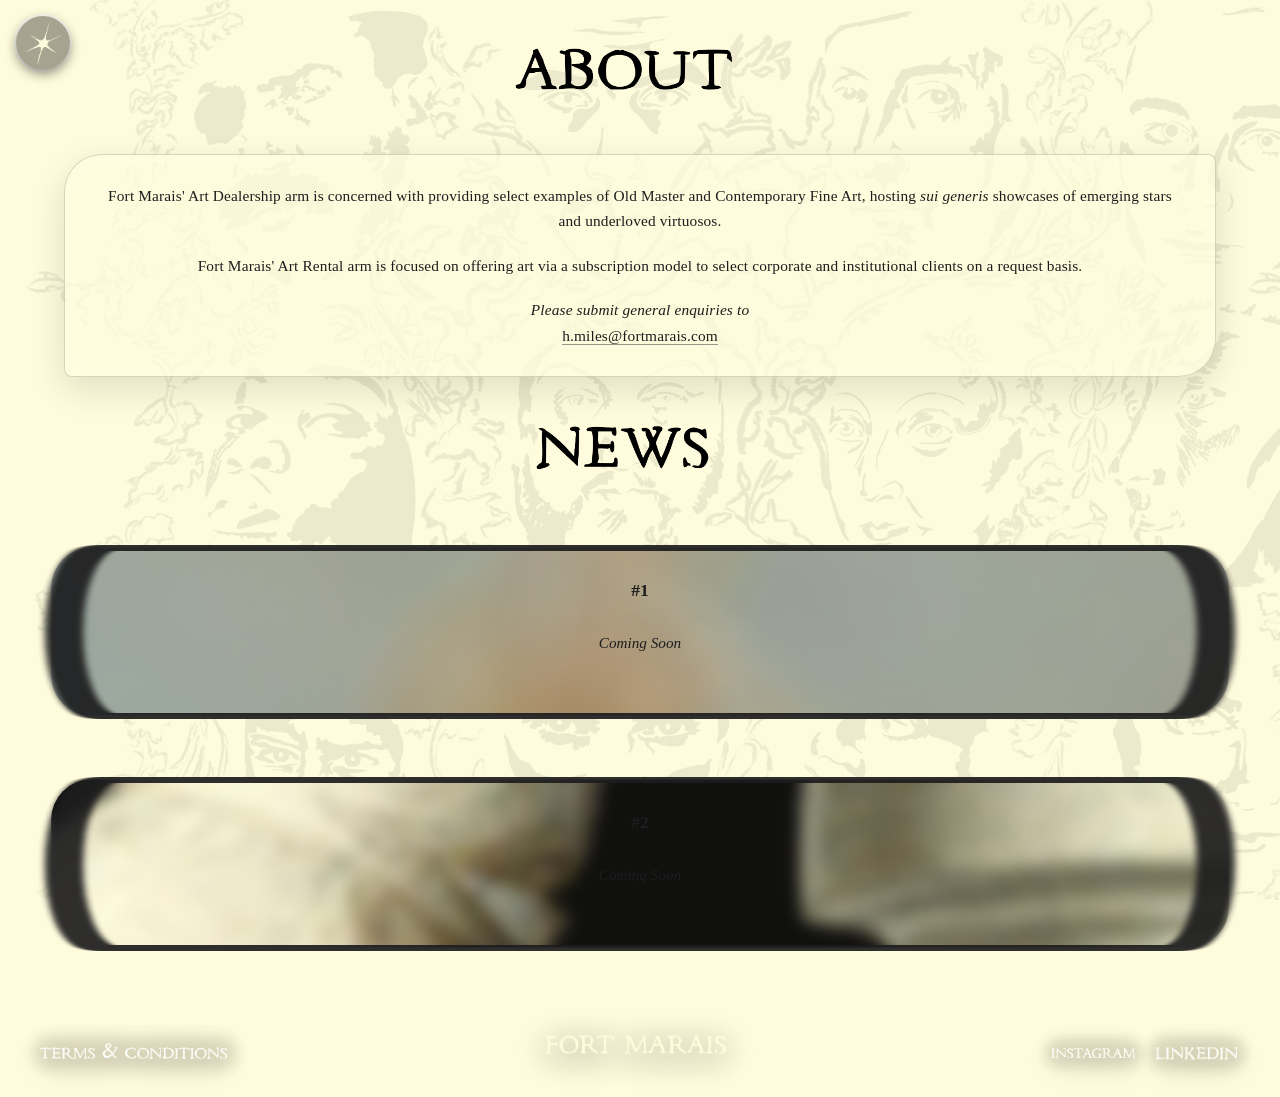
<file: info.html>
<!DOCTYPE html>
<html lang="en">
<head>
  <meta charset="UTF-8"/>
  <meta name="viewport" content="width=device-width, initial-scale=1.0"/>
  <title>Fort Marais | Information</title>
  <link rel="stylesheet" href="styles.css"/>
</head>

<body class="info-page">

  <div class="moving-bg">
    <div class="info-overlay">

      <!-- NAV TOGGLE -->
      <button class="nav-toggle" type="button" aria-label="Open navigation">
        <img src="nav-bar-toggle.png" alt="Toggle Navigation">
      </button>

      <!-- BACKDROP -->
      <div class="nav-backdrop" aria-hidden="true"></div>

      <!-- SLIDE-IN NAV DRAWER -->
      <nav class="vertical-nav nav-drawer" aria-label="Site navigation">
        <a href="index.html"><img src="button-cream-1.png" alt="Landing"></a>
        <a href="info.html"><img src="button-cream-4.png" alt="Info"></a>
      </nav>

      <!-- MAIN CONTENT -->
      <div class="main-content">

 <!-- LEFT -->
<div class="left-half">
<div class="info-title-img about-title-img">
  <img src="about-title-header.png" alt="About">
</div>

  <section class="about-text-panel">
    <p>
      Fort Marais' Art Dealership arm is concerned with providing select examples of Old Master and Contemporary Fine Art, hosting <i>sui generis</i> showcases of emerging stars and underloved virtuosos.
    </p>

    <p>
      Fort Marais' Art Rental arm is focused on offering art via a subscription model to select corporate and institutional clients on a request basis.
    </p>

    <p class="about-contact">
      <i>Please submit general enquiries to</i><br>
      <a href="mailto:h.miles@fortmarais.com">h.miles@fortmarais.com</a>
    </p>
  </section>
</div>
        </div>

        <!-- RIGHT -->
        <div class="right-half">

<div class="info-title-img news-title-img">
  <img src="news-title-header.png" alt="News">
</div>

          <!-- EVENT 1 -->
          <a class="event-card event-1" href="wgig.html">
            <div class="event-content">
              <h3><strong>#1</strong></h3>
              <p><i>Coming Soon</i></p>
            </div>

            <svg class="event-border" viewBox="0 0 100 100" preserveAspectRatio="none" aria-hidden="true">
              <path d="M8,8 
                       L92,8 
                       C96,10 96,90 92,92
                       L8,92
                       C4,90 4,10 8,8 Z"/>
            </svg>
          </a>

          <!-- EVENT 2 -->
          <a class="event-card event-2" href="wgig.html">
            <div class="event-content">
              <h3><strong>#2</strong></h3>
              <p><i>Coming Soon</i></p>
            </div>

            <svg class="event-border" viewBox="0 0 100 100" preserveAspectRatio="none" aria-hidden="true">
              <path d="M8,8 
                       L92,8 
                       C96,10 96,90 92,92
                       L8,92
                       C4,90 4,10 8,8 Z"/>
            </svg>
          </a>

        </div>
      </div>

     <footer class="site-footer">
  <div class="footer-row">
    <div class="footer-left">
    <a href="terms.html" class="footer-icon footer-terms">
      <img src="terms-and-conditions-button-2.png" alt="Terms" class="footer-img">
    </a>
    </div>

    <div class="footer-center">
      <img src="fort-marais-footer-2.png" alt="Fort Marais" class="footer-logo footer-img">
    </div>

    <div class="footer-right">
      <a href="https://www.instagram.com/fortmarais_gallery/" target="_blank" class="footer-icon footer-instagram" rel="noopener">
        <img src="instagram-button-2.png" alt="Instagram" class="footer-img">
      </a>

      <a href="https://www.linkedin.com/company/fort-marais" target="_blank" class="footer-icon footer-linkedin" rel="noopener">
        <img src="linkedin-button-2.png" alt="LinkedIn" class="footer-img">
      </a>
    </div>
  </div>
</footer>

    </div>
  </div>

  <script>
    const body = document.body;
    const toggleBtn = document.querySelector('.nav-toggle');
    const drawer = document.querySelector('.nav-drawer');
    const backdrop = document.querySelector('.nav-backdrop');

    function openNav() {
      body.classList.add('nav-open');
      toggleBtn.setAttribute('aria-label', 'Close navigation');
    }

    function closeNav() {
      body.classList.remove('nav-open');
      toggleBtn.setAttribute('aria-label', 'Open navigation');
    }

    if (toggleBtn && drawer && backdrop) {
      toggleBtn.addEventListener('click', () => {
        body.classList.contains('nav-open') ? closeNav() : openNav();
      });

      backdrop.addEventListener('click', closeNav);

      document.addEventListener('keydown', (e) => {
        if (e.key === 'Escape') closeNav();
      });

      drawer.querySelectorAll('a').forEach(a => a.addEventListener('click', closeNav));
    }
  </script>

</body>
</html>
</file>
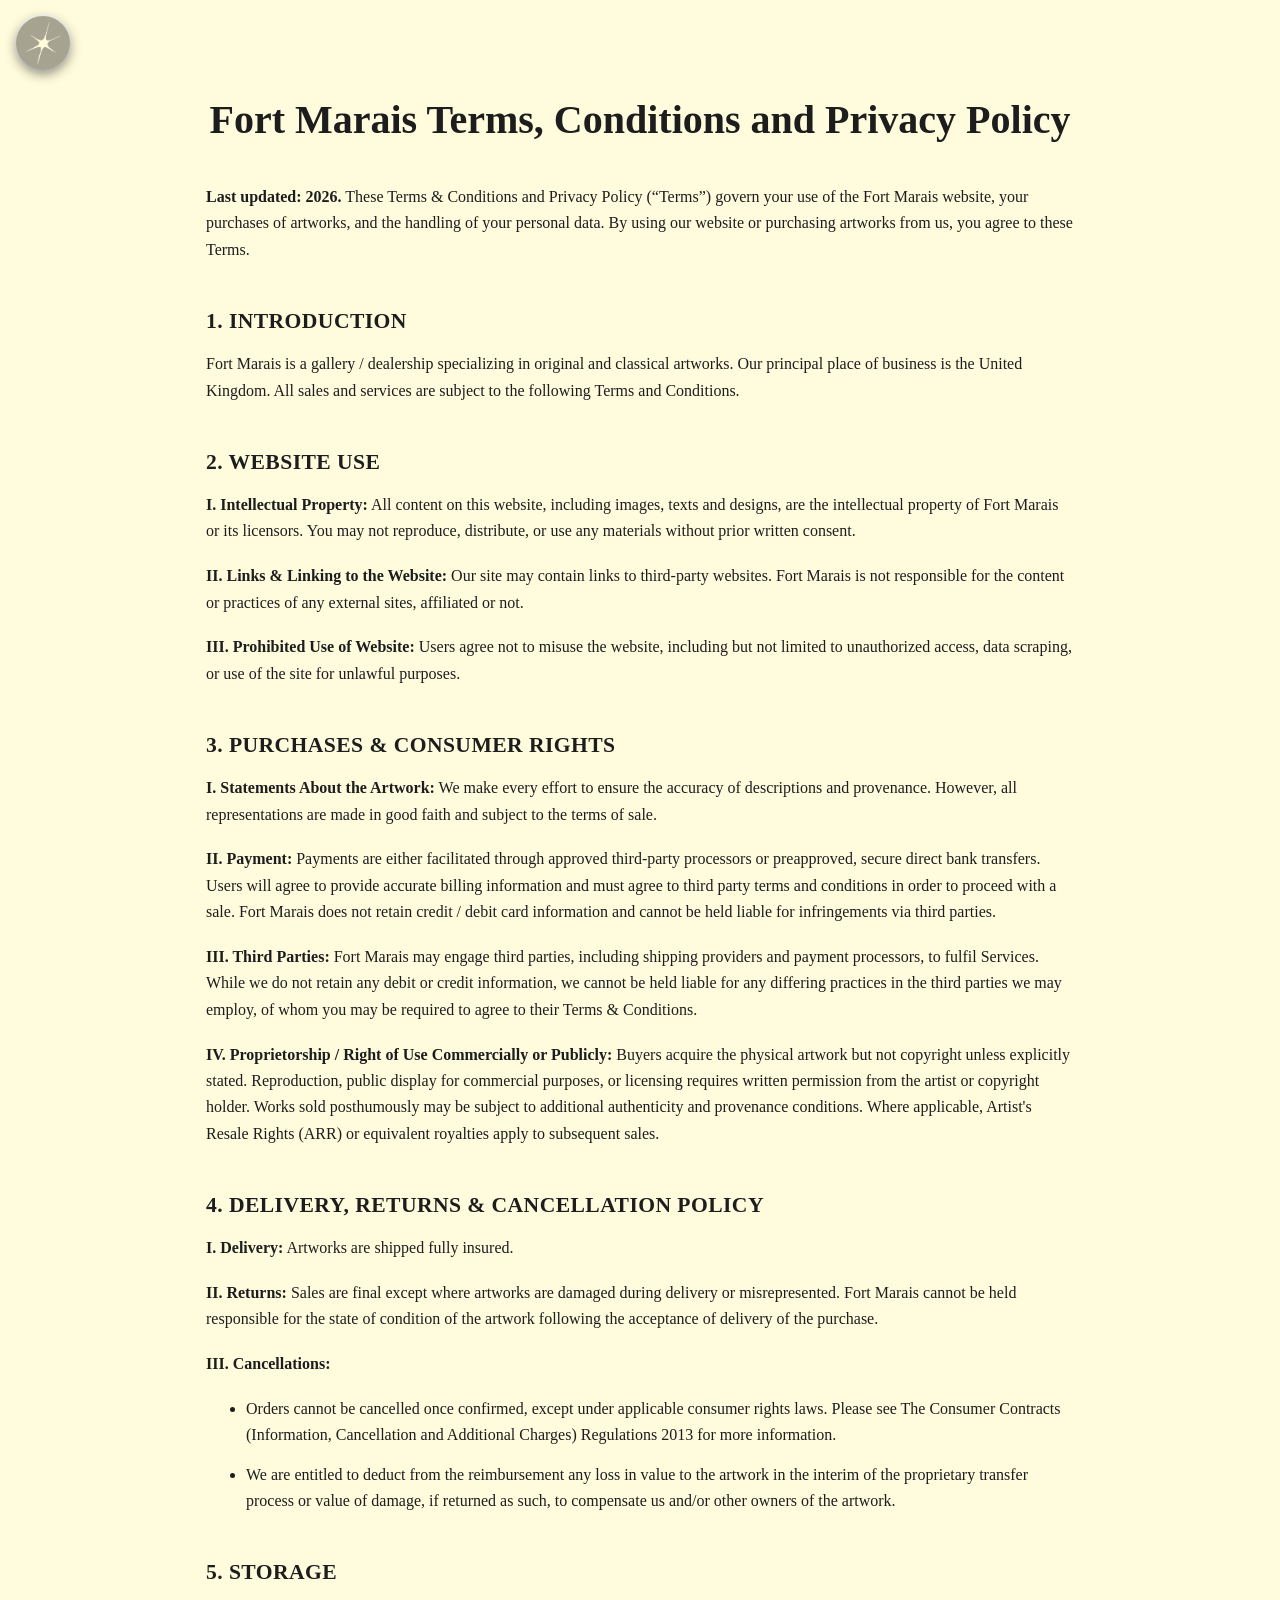
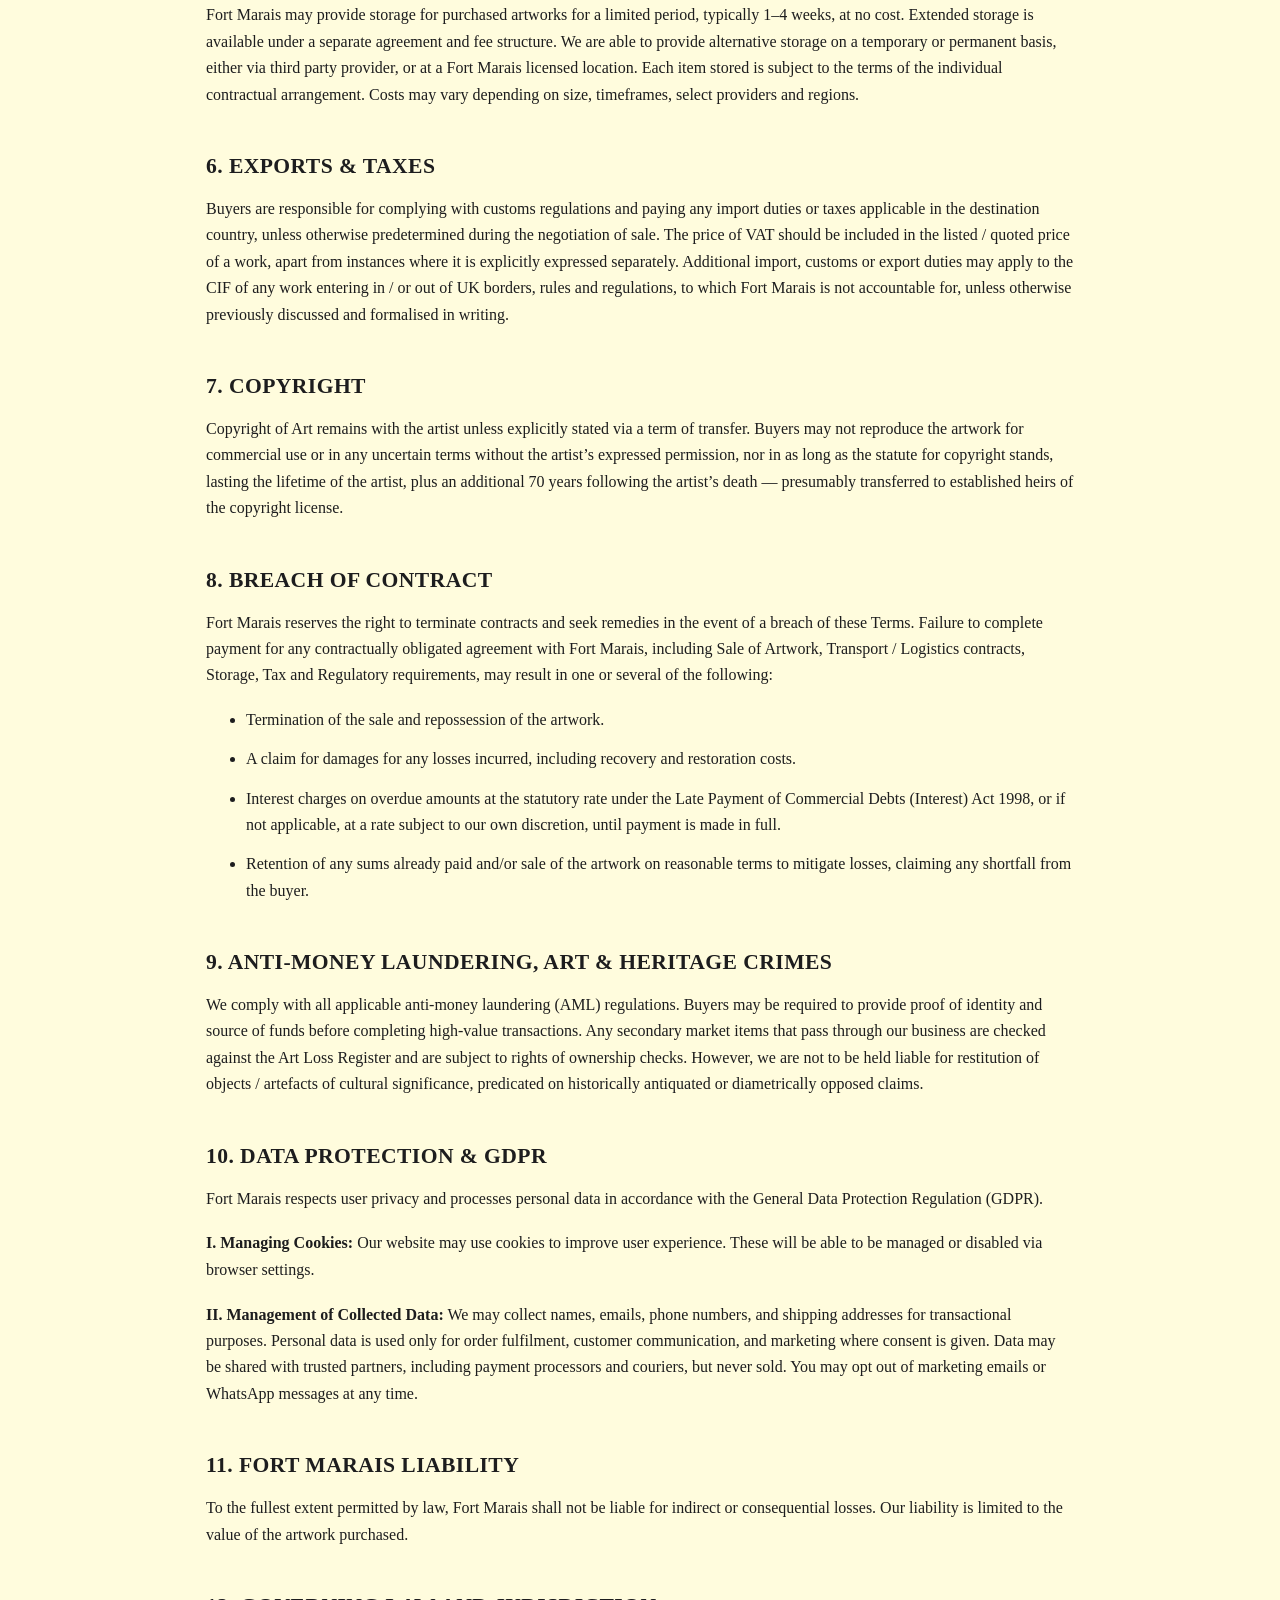
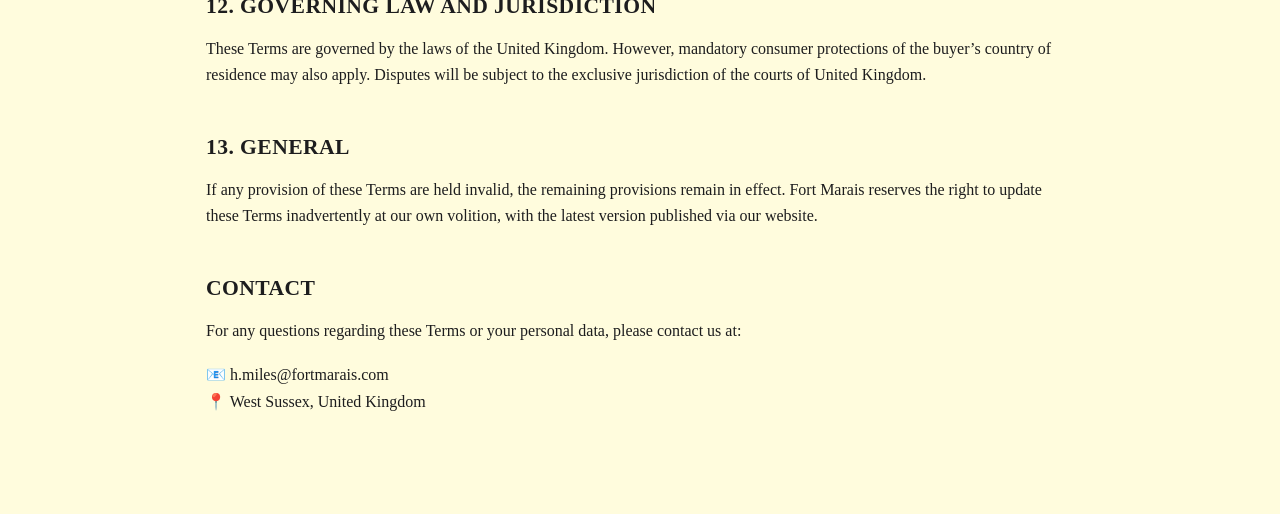
<file: terms.html>
<!DOCTYPE html>
<html lang="en">
<head>
  <meta charset="UTF-8"/>
  <meta name="viewport" content="width=device-width, initial-scale=1.0"/>
  <title>Fort Marais | Terms & Conditions</title>
  <link rel="stylesheet" href="styles.css"/>
</head>

<body class="terms-and-conditions">

  <!-- NAV TOGGLE -->
  <button class="nav-toggle" type="button" aria-label="Open navigation">
    <img src="nav-bar-toggle.png" alt="Toggle Navigation">
  </button>

  <!-- NAV BACKDROP -->
  <div class="nav-backdrop" aria-hidden="true"></div>

  <!-- NAV DRAWER -->
  <nav class="nav-drawer" aria-label="Site navigation">
    <a href="index.html">
      <img src="BUTTON1.png" alt="Landing">
    </a>
    <a href="info.html">
      <img src="BUTTON4.png" alt="Info">
    </a>
  </nav>

  <!-- PAGE CONTENT -->
  <main class="terms-content">

    <h1>Fort Marais Terms, Conditions and Privacy Policy</h1>

    <p>
      <strong>Last updated: 2026.</strong>
      These Terms & Conditions and Privacy Policy (“Terms”) govern your use of the Fort Marais website, your purchases of artworks, and the handling of your personal data. By using our website or purchasing artworks from us, you agree to these Terms.
    </p>

    <h2>1. Introduction</h2>

    <p>
      Fort Marais is a gallery / dealership specializing in original and classical artworks. Our principal place of business is the United Kingdom. All sales and services are subject to the following Terms and Conditions.
    </p>

    <h2>2. Website Use</h2>

    <p>
      <strong>I. Intellectual Property:</strong> All content on this website, including images, texts and designs, are the intellectual property of Fort Marais or its licensors. You may not reproduce, distribute, or use any materials without prior written consent.
    </p>

    <p>
      <strong>II. Links & Linking to the Website:</strong> Our site may contain links to third-party websites. Fort Marais is not responsible for the content or practices of any external sites, affiliated or not.
    </p>

    <p>
      <strong>III. Prohibited Use of Website:</strong> Users agree not to misuse the website, including but not limited to unauthorized access, data scraping, or use of the site for unlawful purposes.
    </p>

    <h2>3. Purchases & Consumer Rights</h2>

    <p>
      <strong>I. Statements About the Artwork:</strong> We make every effort to ensure the accuracy of descriptions and provenance. However, all representations are made in good faith and subject to the terms of sale.
    </p>

    <p>
      <strong>II. Payment:</strong> Payments are either facilitated through approved third-party processors or preapproved, secure direct bank transfers. Users will agree to provide accurate billing information and must agree to third party terms and conditions in order to proceed with a sale. Fort Marais does not retain credit / debit card information and cannot be held liable for infringements via third parties.
    </p>

    <p>
      <strong>III. Third Parties:</strong> Fort Marais may engage third parties, including shipping providers and payment processors, to fulfil Services. While we do not retain any debit or credit information, we cannot be held liable for any differing practices in the third parties we may employ, of whom you may be required to agree to their Terms & Conditions.
    </p>

    <p>
      <strong>IV. Proprietorship / Right of Use Commercially or Publicly:</strong> Buyers acquire the physical artwork but not copyright unless explicitly stated. Reproduction, public display for commercial purposes, or licensing requires written permission from the artist or copyright holder. Works sold posthumously may be subject to additional authenticity and provenance conditions. Where applicable, Artist's Resale Rights (ARR) or equivalent royalties apply to subsequent sales.
    </p>

    <h2>4. Delivery, Returns & Cancellation Policy</h2>

    <p>
      <strong>I. Delivery:</strong> Artworks are shipped fully insured.
    </p>

    <p>
      <strong>II. Returns:</strong> Sales are final except where artworks are damaged during delivery or misrepresented. Fort Marais cannot be held responsible for the state of condition of the artwork following the acceptance of delivery of the purchase.
    </p>

    <p>
      <strong>III. Cancellations:</strong>
    </p>

    <ul>
      <li>
        Orders cannot be cancelled once confirmed, except under applicable consumer rights laws. Please see The Consumer Contracts (Information, Cancellation and Additional Charges) Regulations 2013 for more information.
      </li>
      <li>
        We are entitled to deduct from the reimbursement any loss in value to the artwork in the interim of the proprietary transfer process or value of damage, if returned as such, to compensate us and/or other owners of the artwork.
      </li>
    </ul>

    <h2>5. Storage</h2>

    <p>
      Fort Marais may provide storage for purchased artworks for a limited period, typically 1–4 weeks, at no cost. Extended storage is available under a separate agreement and fee structure. We are able to provide alternative storage on a temporary or permanent basis, either via third party provider, or at a Fort Marais licensed location. Each item stored is subject to the terms of the individual contractual arrangement. Costs may vary depending on size, timeframes, select providers and regions.
    </p>

    <h2>6. Exports & Taxes</h2>

    <p>
      Buyers are responsible for complying with customs regulations and paying any import duties or taxes applicable in the destination country, unless otherwise predetermined during the negotiation of sale. The price of VAT should be included in the listed / quoted price of a work, apart from instances where it is explicitly expressed separately. Additional import, customs or export duties may apply to the CIF of any work entering in / or out of UK borders, rules and regulations, to which Fort Marais is not accountable for, unless otherwise previously discussed and formalised in writing.
    </p>

    <h2>7. Copyright</h2>

    <p>
      Copyright of Art remains with the artist unless explicitly stated via a term of transfer. Buyers may not reproduce the artwork for commercial use or in any uncertain terms without the artist’s expressed permission, nor in as long as the statute for copyright stands, lasting the lifetime of the artist, plus an additional 70 years following the artist’s death — presumably transferred to established heirs of the copyright license.
    </p>

    <h2>8. Breach of Contract</h2>

    <p>
      Fort Marais reserves the right to terminate contracts and seek remedies in the event of a breach of these Terms. Failure to complete payment for any contractually obligated agreement with Fort Marais, including Sale of Artwork, Transport / Logistics contracts, Storage, Tax and Regulatory requirements, may result in one or several of the following:
    </p>

    <ul>
      <li>Termination of the sale and repossession of the artwork.</li>
      <li>A claim for damages for any losses incurred, including recovery and restoration costs.</li>
      <li>Interest charges on overdue amounts at the statutory rate under the Late Payment of Commercial Debts (Interest) Act 1998, or if not applicable, at a rate subject to our own discretion, until payment is made in full.</li>
      <li>Retention of any sums already paid and/or sale of the artwork on reasonable terms to mitigate losses, claiming any shortfall from the buyer.</li>
    </ul>

    <h2>9. Anti-Money Laundering, Art & Heritage Crimes</h2>

    <p>
      We comply with all applicable anti-money laundering (AML) regulations. Buyers may be required to provide proof of identity and source of funds before completing high-value transactions. Any secondary market items that pass through our business are checked against the Art Loss Register and are subject to rights of ownership checks. However, we are not to be held liable for restitution of objects / artefacts of cultural significance, predicated on historically antiquated or diametrically opposed claims.
    </p>

    <h2>10. Data Protection & GDPR</h2>

    <p>
      Fort Marais respects user privacy and processes personal data in accordance with the General Data Protection Regulation (GDPR).
    </p>

    <p>
      <strong>I. Managing Cookies:</strong> Our website may use cookies to improve user experience. These will be able to be managed or disabled via browser settings.
    </p>

    <p>
      <strong>II. Management of Collected Data:</strong> We may collect names, emails, phone numbers, and shipping addresses for transactional purposes. Personal data is used only for order fulfilment, customer communication, and marketing where consent is given. Data may be shared with trusted partners, including payment processors and couriers, but never sold. You may opt out of marketing emails or WhatsApp messages at any time.
    </p>

    <h2>11. Fort Marais Liability</h2>

    <p>
      To the fullest extent permitted by law, Fort Marais shall not be liable for indirect or consequential losses. Our liability is limited to the value of the artwork purchased.
    </p>

    <h2>12. Governing Law and Jurisdiction</h2>

    <p>
      These Terms are governed by the laws of the United Kingdom. However, mandatory consumer protections of the buyer’s country of residence may also apply. Disputes will be subject to the exclusive jurisdiction of the courts of United Kingdom.
    </p>

    <h2>13. General</h2>

    <p>
      If any provision of these Terms are held invalid, the remaining provisions remain in effect. Fort Marais reserves the right to update these Terms inadvertently at our own volition, with the latest version published via our website.
    </p>

    <h2>Contact</h2>

    <p>
      For any questions regarding these Terms or your personal data, please contact us at:
    </p>

    <p>
      📧 h.miles@fortmarais.com<br>
      📍 West Sussex, United Kingdom
    </p>

  </main>

  <script>
    const body = document.body;
    const toggleBtn = document.querySelector('.nav-toggle');
    const drawer = document.querySelector('.nav-drawer');
    const backdrop = document.querySelector('.nav-backdrop');

    function openNav() {
      body.classList.add('nav-open');
      toggleBtn.setAttribute('aria-label', 'Close navigation');
    }

    function closeNav() {
      body.classList.remove('nav-open');
      toggleBtn.setAttribute('aria-label', 'Open navigation');
    }

    if (toggleBtn && drawer && backdrop) {
      toggleBtn.addEventListener('click', () => {
        body.classList.contains('nav-open') ? closeNav() : openNav();
      });

      backdrop.addEventListener('click', closeNav);

      document.addEventListener('keydown', (e) => {
        if (e.key === 'Escape') closeNav();
      });

      drawer.querySelectorAll('a').forEach(a => {
        a.addEventListener('click', closeNav);
      });
    }
  </script>

</body>
</html>
</file>
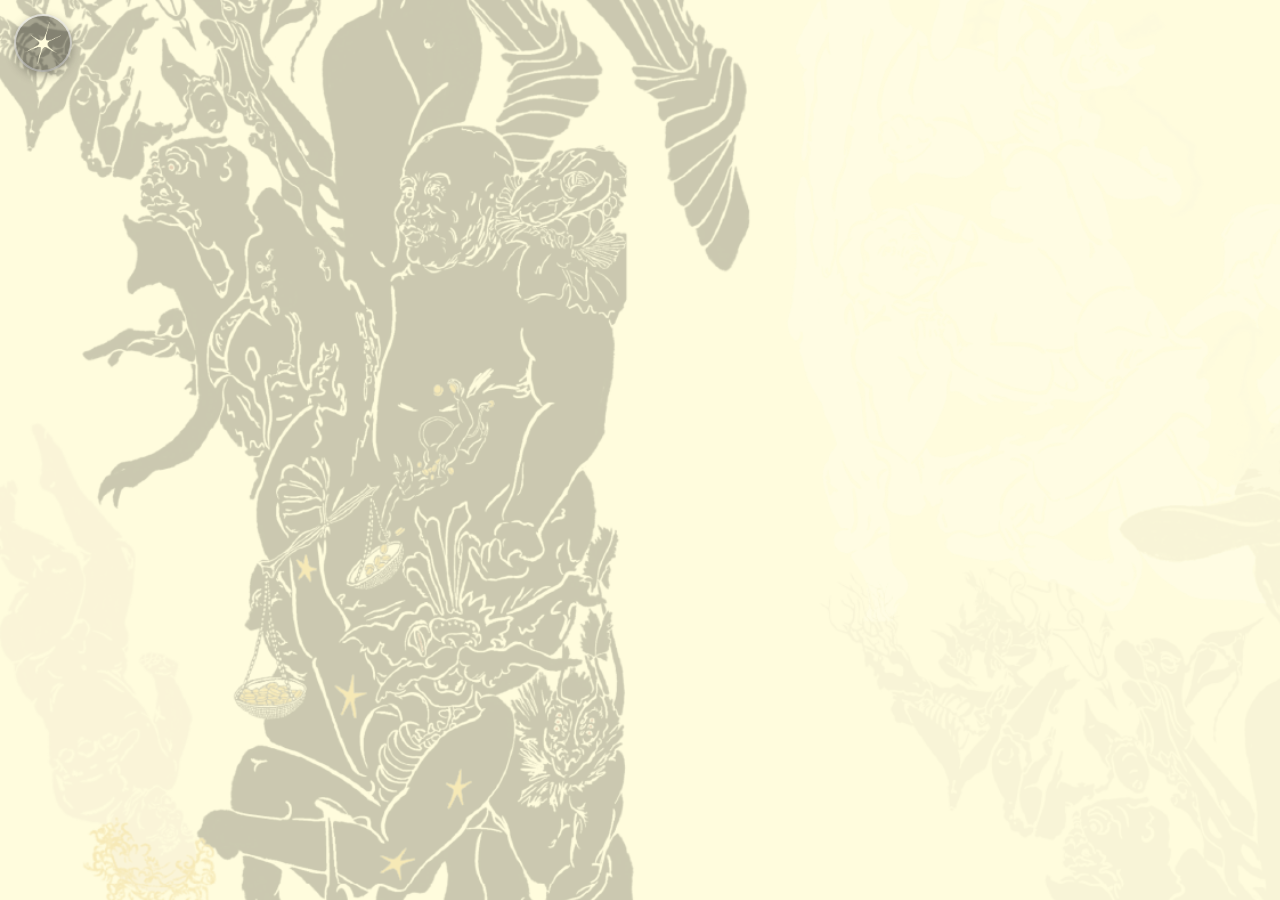
<file: wgig.html>
<!DOCTYPE html>
<html lang="en">
<head>
  <meta charset="UTF-8"/>
  <meta name="viewport" content="width=device-width, initial-scale=1.0"/>
  <title>Fort Marais | When God is Gone</title>
  <link rel="stylesheet" href="styles.css"/>
</head>

<body class="wgig">
  <div class="wgig-overlay" aria-hidden="true"></div>

  <!-- nav toggle / backdrop / drawer -->
  <!-- main content -->
</body>

  <!-- NAV TOGGLE -->
  <button class="nav-toggle" type="button" aria-label="Open navigation">
    <img src="nav-bar-toggle.png" alt="Toggle Navigation">
  </button>

  <!-- BACKDROP -->
  <div class="nav-backdrop" aria-hidden="true"></div>

  <!-- SLIDE-IN NAV DRAWER -->
  <nav class="nav-drawer" aria-label="Site navigation">
    <a href="index.html"><img src="button-cream-1.png" alt="Landing"></a>
    <a href="info.html"><img src="button-cream-4.png" alt="Info"></a>
  </nav>

  <script>
    const body = document.body;
    const toggleBtn = document.querySelector('.nav-toggle');
    const drawer = document.querySelector('.nav-drawer');
    const backdrop = document.querySelector('.nav-backdrop');

    function openNav() {
      body.classList.add('nav-open');
      toggleBtn.setAttribute('aria-label', 'Close navigation');
    }

    function closeNav() {
      body.classList.remove('nav-open');
      toggleBtn.setAttribute('aria-label', 'Open navigation');
    }

    if (toggleBtn && drawer && backdrop) {
      toggleBtn.addEventListener('click', () => {
        body.classList.contains('nav-open') ? closeNav() : openNav();
      });

      backdrop.addEventListener('click', closeNav);

      document.addEventListener('keydown', (e) => {
        if (e.key === 'Escape') closeNav();
      });

      drawer.querySelectorAll('a').forEach(a => a.addEventListener('click', closeNav));
    }
  </script>

</body>
</html>
</file>
<file: styles.css>
/* ====================
   GLOBAL RESET & BASE
==================== */

html,
body {
  font-family: Georgia, 'Times New Roman', Times, serif;
  color: #1d1d1e;
  background: #FFFCDD;
  min-height: 100%;
  margin: 0;
  padding: 0;
}

*,
*::before,
*::after {
  box-sizing: border-box;
}

/* ======================
   LANDING PAGE LAYERS
====================== */

.landing-body {
  position: relative;
  min-height: 100vh;
  display: flex;
  flex-direction: column;
  background: transparent;
}

.landing-body .rotating-bg {
  flex: 1;
  min-height: 100vh;
  display: flex;
  flex-direction: column;
  position: relative;
  z-index: 1;
}

:root {
  --tile-w: 4096px;
  --tile-h: 4096px;
  --scale: 1;
  --lp-bg-speed: 60s;
  --lp-bg-opacity: 0.6;
}

@keyframes tileDrift {
  from {
    background-position: 0 0;
  }

  to {
    background-position:
      calc(-1 * var(--tile-w) * var(--scale))
      calc(var(--tile-h) * var(--scale));
  }
}

.landing-body::before {
  content: "";
  position: fixed;
  inset: 0;
  z-index: 0;
  pointer-events: none;

  background-image: url("BACKGROUND1.png");
  background-repeat: repeat;
  background-size:
    calc(var(--tile-w) * var(--scale))
    calc(var(--tile-h) * var(--scale));

  opacity: var(--lp-bg-opacity);
  animation: tileDrift var(--lp-bg-speed) linear infinite;
  will-change: background-position;

  image-rendering: crisp-edges;
  image-rendering: -moz-crisp-edges;
  image-rendering: pixelated;
}

@keyframes rotatePattern {
  0% {
    transform: rotate(0deg);
  }

  100% {
    transform: rotate(360deg);
  }
}

.landing-body .rotating-bg::before {
  content: "";
  position: fixed;
  inset: 0;
  background: url("pattern.png") repeat;
  background-size: 300px auto;
  opacity: 0.5;
  animation: rotatePattern 60s linear infinite;
  z-index: 0;
  pointer-events: none;
}

.landing-body .white-wash {
  content: "";
  position: fixed;
  inset: 0;
  background: rgba(255, 255, 255, 0.15);
  z-index: 0;
  pointer-events: none;
}

@media (prefers-reduced-motion: reduce) {
  .landing-body::before,
  .landing-body .rotating-bg::before {
    animation: none;
  }
}

/* ======================
   CENTERED NAV - LANDING
====================== */

body.landing-body {
  display: flex;
  flex-direction: column;
  min-height: 100vh;
}

body.landing-body .rotating-bg {
  display: flex;
  flex-direction: column;
  flex: 1;
  min-height: 0 !important;
}

body.landing-body .overlay {
  position: relative !important;
  height: auto !important;
  min-height: 0 !important;
  flex: 1;

  display: flex;
  align-items: center;
  justify-content: center;

  z-index: 1;
}

.landing-body .nav-buttons {
  display: inline-flex;
  gap: 10rem;
  padding: 8rem 4rem;
  border-radius: 300px;
  position: relative;
  z-index: 1;
}

.landing-body .nav-buttons a img {
  width: 200px;
  height: auto;
  transition: transform 0.3s ease, filter 0.2s;
  filter: drop-shadow(0 2px 8px rgba(0, 0, 0, 0.1));
}

.landing-body .nav-buttons a img:hover {
  transform: scale(1.07);
  cursor: pointer;
  filter: drop-shadow(0 6px 16px rgba(0, 0, 0, 0.18));
}

@media (max-width: 1000px) {
  .landing-body .nav-buttons {
    gap: 3rem;
    padding: 4rem 1rem;
  }

  .landing-body .nav-buttons a img {
    width: 140px;
  }
}

@media (max-width: 600px) {
  .landing-body .overlay {
    align-items: flex-start;
    padding-top: 2rem;
  }

  .landing-body .nav-buttons {
    flex-direction: column;
    gap: 2rem;
    padding: 2rem 1rem;
  }

  .landing-body .nav-buttons a img {
    width: 90px;
  }
}

/* ======================
   LANDING FOOTER
====================== */

body.landing-body .site-footer {
  margin-top: 0;
  flex-shrink: 0;
  background: transparent !important;
  border-top: none !important;
  position: relative;
  z-index: 1;
}

.landing-body .site-footer {
  padding: 2rem 1rem 1.2rem;
}

.landing-body .footer-row,
.landing-body .footer-center {
  display: flex;
  align-items: center;
  justify-content: center;
  max-width: 1100px;
  margin: 0 auto;
  width: 100%;
  gap: 1.2rem;
  position: relative;
  z-index: 1;
}

.landing-body .footer-logo.footer-img {
  max-width: 195px;
  height: auto;
  display: block;
  margin: 0 auto;
  opacity: 0.92;
  filter: drop-shadow(0 4px 16px rgba(0, 0, 0, 0.8));
  transition: filter 0.3s, opacity 0.3s;
}

.landing-body .footer-logo.footer-img:hover {
  opacity: 1;
  filter: drop-shadow(0 10px 24px rgba(0, 0, 0, 0.98));
}

@media (max-width: 800px) {
  .landing-body .footer-logo.footer-img {
    max-width: 120px;
  }
}

@media (max-width: 480px) {
  .landing-body .site-footer {
    padding: 1.2rem 0.5rem;
  }

  .landing-body .footer-logo.footer-img {
    max-width: 90px;
  }
}

/* ====================
   INFO PAGE
==================== */

body.info-page {
  min-height: 100vh;
  background: #FFFCDD;
  overflow-x: hidden;
}

.info-overlay {
  position: relative;
  min-height: 100vh;
  display: flex;
  flex-direction: column;
  justify-content: space-between;
  z-index: 10;
  background: transparent !important;
}

.moving-bg {
  background: transparent !important;
  position: relative;
  min-height: 100vh;
}

.moving-bg::before {
  content: "";
  position: fixed;
  inset: 0;
  background: url("BACKGROUND4.png") repeat;
  background-size: 1500px auto;
  animation: moveUp 60s linear infinite;
  opacity: 0.075;
  pointer-events: none;
  z-index: 0;
  will-change: background-position;
}

/* ====================
   INFO MAIN CONTENT
==================== */

.main-content {

  display: flex;
  align-items: flex-start;
  justify-content: center;
  gap: var(--info-gap);

  width: 100%;
  max-width: 1520px;
  margin: 0 auto;
  padding: 2rem 4rem;

  position: relative;
  z-index: 2;
}

.left-half,
.right-half {
  flex: 0 1 calc((100% - var(--info-gap)) / 2);
  max-width: calc((100% - var(--info-gap)) / 2);
  min-width: 0;
  box-sizing: border-box;
}

.left-half,
.right-half {
  display: flex;
  flex-direction: column;
  align-items: center;
}

.left-half img,
.right-half img {
  max-width: 100%;
  height: auto;
  display: block;
}

/* Title header images */
.info-title-img {
  width: 100%;
  display: flex;
  justify-content: center;
}

.info-title-img img {
  width: 100%;
  height: auto;
  display: block;
  margin: 0 auto 3rem;
}

.info-title-img,
.info-title-img img {
  background: none !important;
  box-shadow: none !important;
}

/* Individual title image sizes */
.about-title-img img {
  max-width: 250px;
}

.news-title-img img {
  max-width: 210px;
  padding-right: 2rem;
}

/* ====================
   INFO PAGE LEFT TEXT PANEL
==================== */

.about-text-panel {
  position: relative;
  display: block;
  width: min(100%, 1520px);
  margin: 0 auto;
  padding: 1.75rem 2rem;

  background: rgba(255, 252, 221, 0.72);
  border: 1px solid rgba(29, 29, 30, 0.18);
  border-radius: 38px 8px 38px 8px;

  box-shadow:
    0 12px 35px rgba(0, 0, 0, 0.12),
    inset 0 0 30px rgba(255, 255, 255, 0.25);

  text-align: center;
  color: #1d1d1e;
}

.about-text-panel p {
  margin: 0 0 1.2rem;
  font-size: clamp(0.95rem, 1.2vw, 1.05rem);
  line-height: 1.65;
  letter-spacing: 0.01em;
}

.about-text-panel p:last-child {
  margin-bottom: 0;
}

.about-contact {
  margin-top: 1.75rem;
  font-size: 0.95rem;
}

.about-contact a {
  color: #1d1d1e;
  text-decoration: none;
  border-bottom: 1px solid rgba(29, 29, 30, 0.45);
}

.about-contact a:hover {
  border-bottom-color: #1d1d1e;
}

/* =========================
   EVENT CARDS - INFO PAGE
========================= */

.event-card {
  position: relative;
  display: block;
  width: min(100%, 1520px);
  height: 200px;
  overflow: hidden;

  background: transparent;
  color: inherit;
  text-decoration: none;
  cursor: pointer;
}

.right-half .event-card {
  margin-bottom: 2rem;
}

.event-card::before {
  content: "";
  position: absolute;
  inset: 0;
  z-index: 0;
  pointer-events: none;

  background-image: url("DvdA-Ad-2-copy.png");
  background-repeat: repeat;
  background-size: 2000px auto;
  background-position: center center;

  opacity: 1;
  animation: eventBgMove 26s linear infinite;
  will-change: background-position;

  clip-path: inset(8% 4% 8% 4% round 40px);
}

.event-card.event-1::before {
  background-image: url("DvdA-Ad-2-copy.png");
}

.event-card.event-2::before {
  background-image: url("DvdA-Ad-1.png");
}

.event-card::after {
  content: none;
}

.event-content {
  position: relative;
  z-index: 2;

  height: 100%;
  padding: 1rem;
  text-align: center;
  color: #1d1d1e;

  display: flex;
  flex-direction: column;
  align-items: center;
  justify-content: center;
}

.event-content h3 {
  margin: 0 0 2rem;
  font-size: 1.1rem;
  line-height: 1.3;
}

.event-content p {
  margin: 0 0 2rem;
  font-size: 0.95rem;
}

.event-border {
  position: absolute;
  inset: 0;
  width: 100%;
  height: 100%;
  z-index: 3;
  pointer-events: none;
}

.event-border path {
  fill: none;
  stroke: #1d1d1e;
  stroke-width: 3;
  stroke-linecap: round;
  stroke-linejoin: round;

  stroke-dasharray: 380 40;
  stroke-dashoffset: 0;

  filter: blur(0.3px);
  opacity: 0.92;
  transition: stroke 0.3s;
}

.event-card:hover .event-border path {
  animation:
    organicStrobe 2s linear infinite,
    pressureVariation 2s ease-in-out infinite;
}

/* ====================
   INFO PAGE RESPONSIVE
==================== */

@media (max-width: 900px) {
  .main-content {
    flex-direction: column;
    align-items: center;
    gap: 3rem;
    padding: 2rem 1.25rem;
  }

  .left-half,
  .right-half {
    flex: none;
    width: 100%;
    max-width: 560px;
  }

  .about-text-panel,
  .event-card {
    width: 100%;
  }
}

/* ====================
   TEXT BACKDROPS
==================== */

.info-page .text-background,
.text-background {
  width: 90%;
  margin: 1rem auto;
  background: rgba(0, 0, 0, 0.6);
  color: #fff;
  padding: 1.5rem 2rem;
  border-radius: 0% 25% 0% 25% / 15% 0% 15% 0%;
  box-shadow: 0 0 10px rgba(0, 0, 0, 0.2);
  text-align: center;
}

.info-page .text-background a,
.info-page a.text-background {
  display: block;
  text-decoration: none;
  color: #fff;
  text-align: center;
}

.info-page a.text-background:hover {
  background: rgba(0, 0, 0, 0.8);
}

/* ====================
   WGIG PAGE
==================== */

body.wgig {
  min-height: 100vh;
  background: #FFFCDD;
}

body .wgig-overlay {
  min-height: 100vh;
  background-image: url("wgig-bg.png");
  background-repeat: repeat;
  background-size: 4000px auto;
  background-position: 0 0;
  opacity: 0.2;
  background-color: #FFFCDD;
}

/* ====================
   TERMS & CONDITIONS PAGE
==================== */

body.terms-and-conditions {
  background: #FFFCDD;
  min-height: 100vh;
  overflow-x: hidden;
}

.terms-content {
  width: min(900px, calc(100% - 2rem));
  margin: 0 auto;
  padding: 6rem 1rem 5rem;
  position: relative;
  z-index: 1;

  font-size: 1rem;
  line-height: 1.65;
  color: #1d1d1e;
}

.terms-content h1 {
  margin: 0 0 2.5rem;
  text-align: center;
  font-size: clamp(1.7rem, 4vw, 2.5rem);
  line-height: 1.2;
  font-weight: bold;
}

.terms-content h2 {
  margin: 2.75rem 0 1rem;
  font-size: clamp(1.1rem, 2.5vw, 1.35rem);
  line-height: 1.3;
  text-transform: uppercase;
  letter-spacing: 0.02em;
}

.terms-content p {
  margin: 0 0 1.15rem;
}

.terms-content ul {
  margin: 0 0 1.5rem 1.25rem;
  padding-left: 1.25rem;
}

.terms-content li {
  margin-bottom: 0.8rem;
}

.terms-content strong {
  font-weight: bold;
}

.terms-and-conditions .tandc-img {
  position: relative;
  z-index: 1;
}

/* =========================
   SHARED SLIDE-IN NAV
   INFO + T&Cs + WGIG
========================= */

.info-page .nav-toggle,
.terms-and-conditions .nav-toggle,
.wgig .nav-toggle {
  position: fixed;
  top: 1rem;
  left: 1rem;
  z-index: 10020;

  display: flex;
  align-items: center;
  justify-content: center;

  width: 54px;
  height: 54px;
  padding: 0.45rem;

  background: rgba(0, 0, 0, 0.35);
  border: none;
  border-radius: 50%;
  cursor: pointer;

  box-shadow:
    0 4px 12px rgba(0, 0, 0, 0.45),
    0 0 0 2px rgba(255, 255, 255, 0.65);
}

.info-page .nav-toggle img,
.terms-and-conditions .nav-toggle img,
.wgig .nav-toggle img {
  width: 36px;
  height: auto;
  display: block;
  transition: transform 0.35s ease;
}

.info-page.nav-open .nav-toggle img,
.terms-and-conditions.nav-open .nav-toggle img,
.wgig.nav-open .nav-toggle img {
  transform: rotate(180deg);
}

.info-page .nav-backdrop,
.terms-and-conditions .nav-backdrop,
.wgig .nav-backdrop {
  position: fixed;
  inset: 0;
  z-index: 10005;

  background: rgba(0, 0, 0, 0.35);

  opacity: 0;
  pointer-events: none;
  transition: opacity 0.25s ease;
}

.info-page.nav-open .nav-backdrop,
.terms-and-conditions.nav-open .nav-backdrop,
.wgig.nav-open .nav-backdrop {
  opacity: 1;
  pointer-events: auto;
}

.info-page .nav-drawer,
.terms-and-conditions .nav-drawer,
.wgig .nav-drawer {
  position: fixed;
  top: 0;
  left: 0;
  z-index: 10010;

  width: 170px;
  height: 100vh;
  padding: 6.5rem 0 2rem;

  display: flex;
  flex-direction: column;
  align-items: center;
  gap: 2rem;

  background: rgba(255, 252, 221, 0.92);
  backdrop-filter: blur(6px);
  border-right: 1px solid rgba(0, 0, 0, 0.1);

  transform: translateX(-115%);
  transition: transform 0.3s ease;
}

.info-page.nav-open .nav-drawer,
.terms-and-conditions.nav-open .nav-drawer,
.wgig.nav-open .nav-drawer {
  transform: translateX(0);
}

.info-page .nav-drawer a,
.terms-and-conditions .nav-drawer a,
.wgig .nav-drawer a {
  display: block;
  text-decoration: none;
}

.info-page .nav-drawer a img,
.terms-and-conditions .nav-drawer a img,
.wgig .nav-drawer a img {
  width: 96px;
  height: auto;
  display: block;

  opacity: 0.9;
  filter: drop-shadow(0 3px 10px rgba(0, 0, 0, 0.35));

  transition:
    transform 0.25s ease,
    filter 0.25s ease,
    opacity 0.25s ease;
}

.info-page .nav-drawer a img:hover,
.terms-and-conditions .nav-drawer a img:hover,
.wgig .nav-drawer a img:hover {
  transform: scale(1.08);
  opacity: 1;
  filter: drop-shadow(0 8px 18px rgba(0, 0, 0, 0.55));
}

/* ====================
   FOOTER
==================== */

.site-footer {
  width: 100%;
  background: transparent;
  padding: 2rem 2rem 1.2rem;
  margin-top: auto;
  position: relative;
  z-index: 2;
}

.footer-row {
  display: flex;
  align-items: center;
  justify-content: space-between;
  max-width: 1200px;
  margin: 0 auto;
  width: 100%;
}

.footer-left,
.footer-center,
.footer-right {
  flex: 1;
  display: flex;
  align-items: center;
}

.footer-left {
  justify-content: flex-start;
}

.footer-center {
  justify-content: center;
}

.footer-right {
  justify-content: flex-end;
  gap: 1.2rem;
}

.site-footer .footer-icon {
  position: relative;
  display: inline-flex;
  align-items: center;
  justify-content: center;
}

.site-footer .footer-icon::before {
  content: "";
  position: absolute;
  inset: -6px;
  background: rgba(0, 0, 0, 0.15);
  filter: blur(6px);
  border-radius: 999px;
  z-index: 0;
  pointer-events: none;
  opacity: 0.8;
}

.site-footer .footer-icon img {
  position: relative;
  z-index: 1;
  display: block;
  height: auto;
}

.site-footer .footer-terms img {
  width: 190px;
  height: auto;
}

.site-footer .footer-terms::before {
  inset: -7px;
  filter: blur(7px);
}

.site-footer .footer-terms:hover {
  transform: scale(1.12);
}

.footer-logo.footer-img {
  max-width: 190px;
  height: auto;
  display: block;
  opacity: 0.95;
  filter: drop-shadow(0 6px 16px rgba(0, 0, 0, 0.8));
  transition: transform 0.25s ease, filter 0.25s ease;
}

.footer-logo.footer-img:hover {
  transform: translateY(-3px);
  filter: drop-shadow(0 14px 30px rgba(0, 0, 0, 1));
}

.footer-tcs.footer-img {
  width: 180px;
  height: auto;
  opacity: 0.95;
  filter:
    drop-shadow(0 6px 16px rgba(0, 0, 0, 0.8))
    contrast(4)
    saturate(2);
  transition: transform 0.25s ease, filter 0.25s ease;
}

.footer-tcs.footer-img:hover {
  transform: translateY(-3px);
  filter:
    drop-shadow(0 14px 30px rgba(0, 0, 0, 0.8))
    contrast(4)
    saturate(8)
    blur(3px);
}

.footer-icon .footer-img {
  width: 85px;
  height: auto;
  opacity: 0.95;
  filter:
    drop-shadow(0 6px 16px rgba(0, 0, 0, 0.8))
    contrast(4)
    saturate(2);
  transition: transform 0.25s ease, filter 0.25s ease;
}

.footer-icon .footer-img:hover {
  transform: translateY(-3px);
  filter:
    drop-shadow(0 14px 30px rgba(0, 0, 0, 1))
    contrast(4)
    saturate(8)
    blur(3px);
}

/* ====================
   ANIMATIONS
==================== */

@keyframes moveUp {
  0% {
    background-position: 0 0;
  }

  100% {
    background-position: 0 -4200px;
  }
}

@keyframes eventBgMove {
  0% {
    background-position: -300px 0;
  }

  100% {
    background-position: -300px -900px;
  }
}

@keyframes organicStrobe {
  0% {
    stroke-dashoffset: 0;
  }

  100% {
    stroke-dashoffset: -420;
  }
}

@keyframes pressureVariation {
  0%,
  100% {
    stroke-width: 2.8;
  }

  50% {
    stroke-width: 3.4;
  }
}

@media (prefers-reduced-motion: reduce) {
  .moving-bg::before,
  .event-card::before,
  .event-card:hover .event-border path {
    animation: none;
  }
}

/* ====================
   RESPONSIVE
==================== */

@media (max-width: 900px) {
  .main-content {
    flex-direction: column;
    padding: 2rem 1.25rem;
  }

  .left-half,
  .right-half {
    max-width: 100%;
    width: 100%;
  }

  .about-text-panel {
    width: min(100%, 560px);
    padding: 1.6rem 1.4rem;
  }

  .footer-row {
    flex-direction: column;
    gap: 1.5rem;
  }

  .footer-left,
  .footer-center,
  .footer-right {
    justify-content: center;
  }

  .footer-logo.footer-img {
    max-width: 130px;
  }

  .footer-tcs.footer-img {
    width: 150px;
  }

  .footer-icon .footer-img {
    width: 70px;
  }
}

@media (max-width: 600px) {
  .terms-content {
    width: min(100% - 1.5rem, 900px);
    padding: 5.5rem 0.75rem 4rem;
    font-size: 0.95rem;
    line-height: 1.6;
  }

  .terms-content h1 {
    margin-bottom: 2rem;
  }

  .terms-content h2 {
    margin-top: 2.25rem;
  }
}

@media (max-width: 480px) {
  .info-page .nav-drawer,
  .terms-and-conditions .nav-drawer,
  .wgig .nav-drawer {
    width: 140px;
  }

  .info-page .nav-drawer a img,
  .terms-and-conditions .nav-drawer a img,
  .wgig .nav-drawer a img {
    width: 82px;
  }

  .info-page .nav-toggle,
  .terms-and-conditions .nav-toggle,
  .wgig .nav-toggle {
    width: 48px;
    height: 48px;
  }

  .info-page .nav-toggle img,
  .terms-and-conditions .nav-toggle img,
  .wgig .nav-toggle img {
    width: 32px;
  }

  .site-footer {
    padding: 1.2rem 0.5rem;
  }
}
</file>
